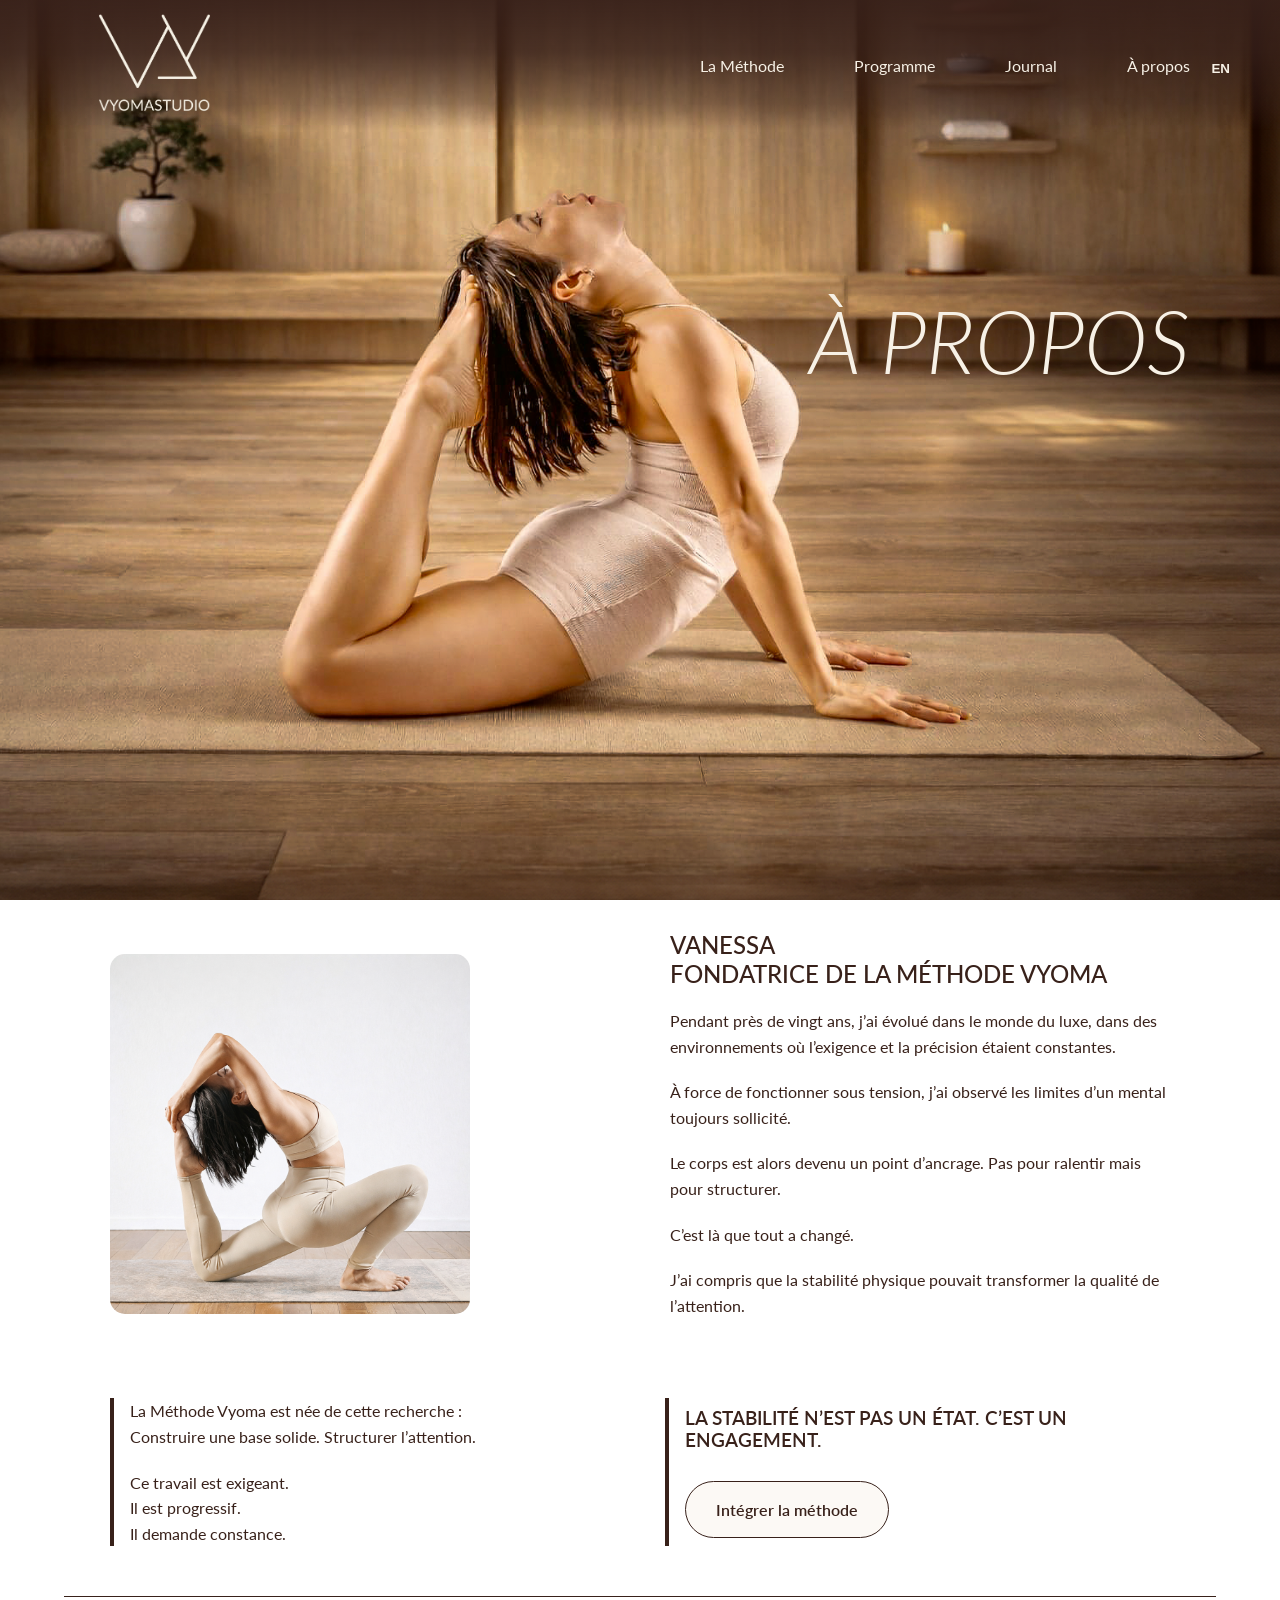
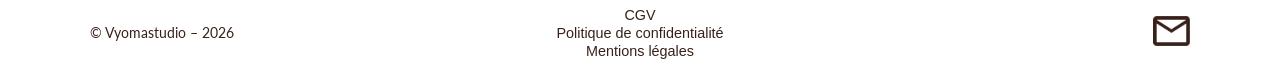
<file: a-propos.html>
<!DOCTYPE html>
<html lang="fr">
<head>
    <meta charset="UTF-8">
    <meta name="viewport" content="width=device-width, initial-scale=1.0">
    <title data-fr="À propos - Vyoma" data-en="About - Vyoma">À propos - Vyoma</title>
    <link rel="stylesheet" href="style.css">
    <link rel="stylesheet" href="a-propos.css">
</head>

<body>

<header>
    <div class="logo">
        <a href="index.html">
            <img src="assets/logo.png" alt="Logo Vyoma">
        </a>
    </div>

    <nav>
        <ul>
            <li><a href="la-methode-vyoma.html" data-fr="La Méthode" data-en="The Method">La Méthode</a></li>
            <li><a href="programme.html" data-fr="Programme" data-en="Program">Programme</a></li>
            <li><a href="journal.html" data-fr="Journal" data-en="Journal">Journal</a></li>
            <li><a href="a-propos.html" data-fr="À propos" data-en="About">À propos</a></li>
        </ul>
    </nav>

    <div class="burger">
        <span></span>
        <span></span>
        <span></span>
    </div>

    <button id="langToggle">EN</button>
</header>

<div class="header-gradient"></div>

<section class="hero">
    <img src="assets/acceuil-apropos.png" alt="À propos">

    <div class="hero-text hero-right">
        <h1 data-fr="À PROPOS" data-en="ABOUT">
            À PROPOS
        </h1>
    </div>
</section>

<main>

<section class="split-section">

    <div class="split-image">
        <img src="assets/image-a-propos.png" alt="Illustration">
    </div>

    <div class="split-text">

        <h2 data-fr="VANESSA<br>FONDATRICE DE LA MÉTHODE VYOMA"
            data-en="VANESSA<br>FOUNDER OF THE VYOMA METHOD">
            VANESSA<br>
            FONDATRICE DE LA MÉTHODE VYOMA
        </h2>

        <p data-fr="Pendant près de vingt ans, j’ai évolué dans le monde du luxe, dans des environnements où l’exigence et la précision étaient constantes."
            data-en="For nearly twenty years, I worked in the luxury industry, in environments where demand and precision were constant.">
            Pendant près de vingt ans, j’ai évolué dans le monde du luxe, 
            dans des environnements où l’exigence et la précision étaient constantes.
        </p>

        <p data-fr="À force de fonctionner sous tension, j’ai observé les limites d’un mental toujours sollicité."
            data-en="By constantly operating under pressure, I observed the limits of an over-stimulated mind.">
            À force de fonctionner sous tension, 
            j’ai observé les limites d’un mental toujours sollicité.
        </p>

        <p data-fr="Le corps est alors devenu un point d’ancrage. Pas pour ralentir mais pour structurer."
    data-en="The body then became an anchor. Not to slow down, but to structure.">
            Le corps est alors devenu un point d’ancrage. 
            Pas pour ralentir mais pour structurer.
        </p>

        <p data-fr="C’est là que tout a changé."
            data-en="That is where everything changed.">
            C’est là que tout a changé.
        </p>

        <p data-fr="J’ai compris que la stabilité physique pouvait transformer la qualité de l’attention."
            data-en="I understood that physical stability could transform the quality of attention.">
            J’ai compris que la stabilité physique 
            pouvait transformer la qualité de l’attention.
        </p>

    </div>

</section>

<section class="split-paragraphs">

    <div class="split-paragraph">

        <p class="text-top"
            data-fr="La Méthode Vyoma est née de cette recherche :<br>Construire une base solide. Structurer l’attention."
            data-en="The Vyoma Method was born from this research:<br>Build a solid foundation. Structure attention.">
            La Méthode Vyoma est née de cette recherche :<br>
            Construire une base solide. Structurer l’attention.
        </p>

        <p data-fr="Ce travail est exigeant.<br>Il est progressif.<br>Il demande constance."
            data-en="This work is demanding.<br>It is progressive.<br>It requires consistency.">
            Ce travail est exigeant.<br>
            Il est progressif.<br>
            Il demande constance.
        </p>

    </div>

    <div class="split-paragraph">

        <h3 data-fr="LA STABILITÉ N’EST PAS UN ÉTAT. C’EST UN ENGAGEMENT."
            data-en="STABILITY IS NOT A STATE. IT IS A COMMITMENT.">
            La stabilité n’est pas un état. C’est un engagement.
        </h3>

        <div class="btn-container">
            <a href="programme.html"
                class="btn-rounded"
                data-fr="Intégrer la méthode"
                data-en="Join the method">
                Intégrer la méthode
            </a>
        </div>

    </div>

</section>

</main>

<footer>

<div class="footer-container">

    <div class="footer-left">
        &copy; Vyomastudio – 2026
    </div>

    <div class="footer-center">
        <button data-type="cgv" data-fr="CGV" data-en="Terms">CGV</button>
        <button data-type="privacy" data-fr="Politique de confidentialité" data-en="Privacy Policy">Politique de confidentialité</button>
        <button data-type="legal" data-fr="Mentions légales" data-en="Legal Notice">Mentions légales</button>
    </div>

    <div class="footer-right">
        <a href="collaboration-evenements.html">
            <img src="assets/enveloppe.png" alt="Contact">
        </a>
    </div>

</div>

</footer>

<script src="langue.js" defer></script>

</body>
</html>
</file>
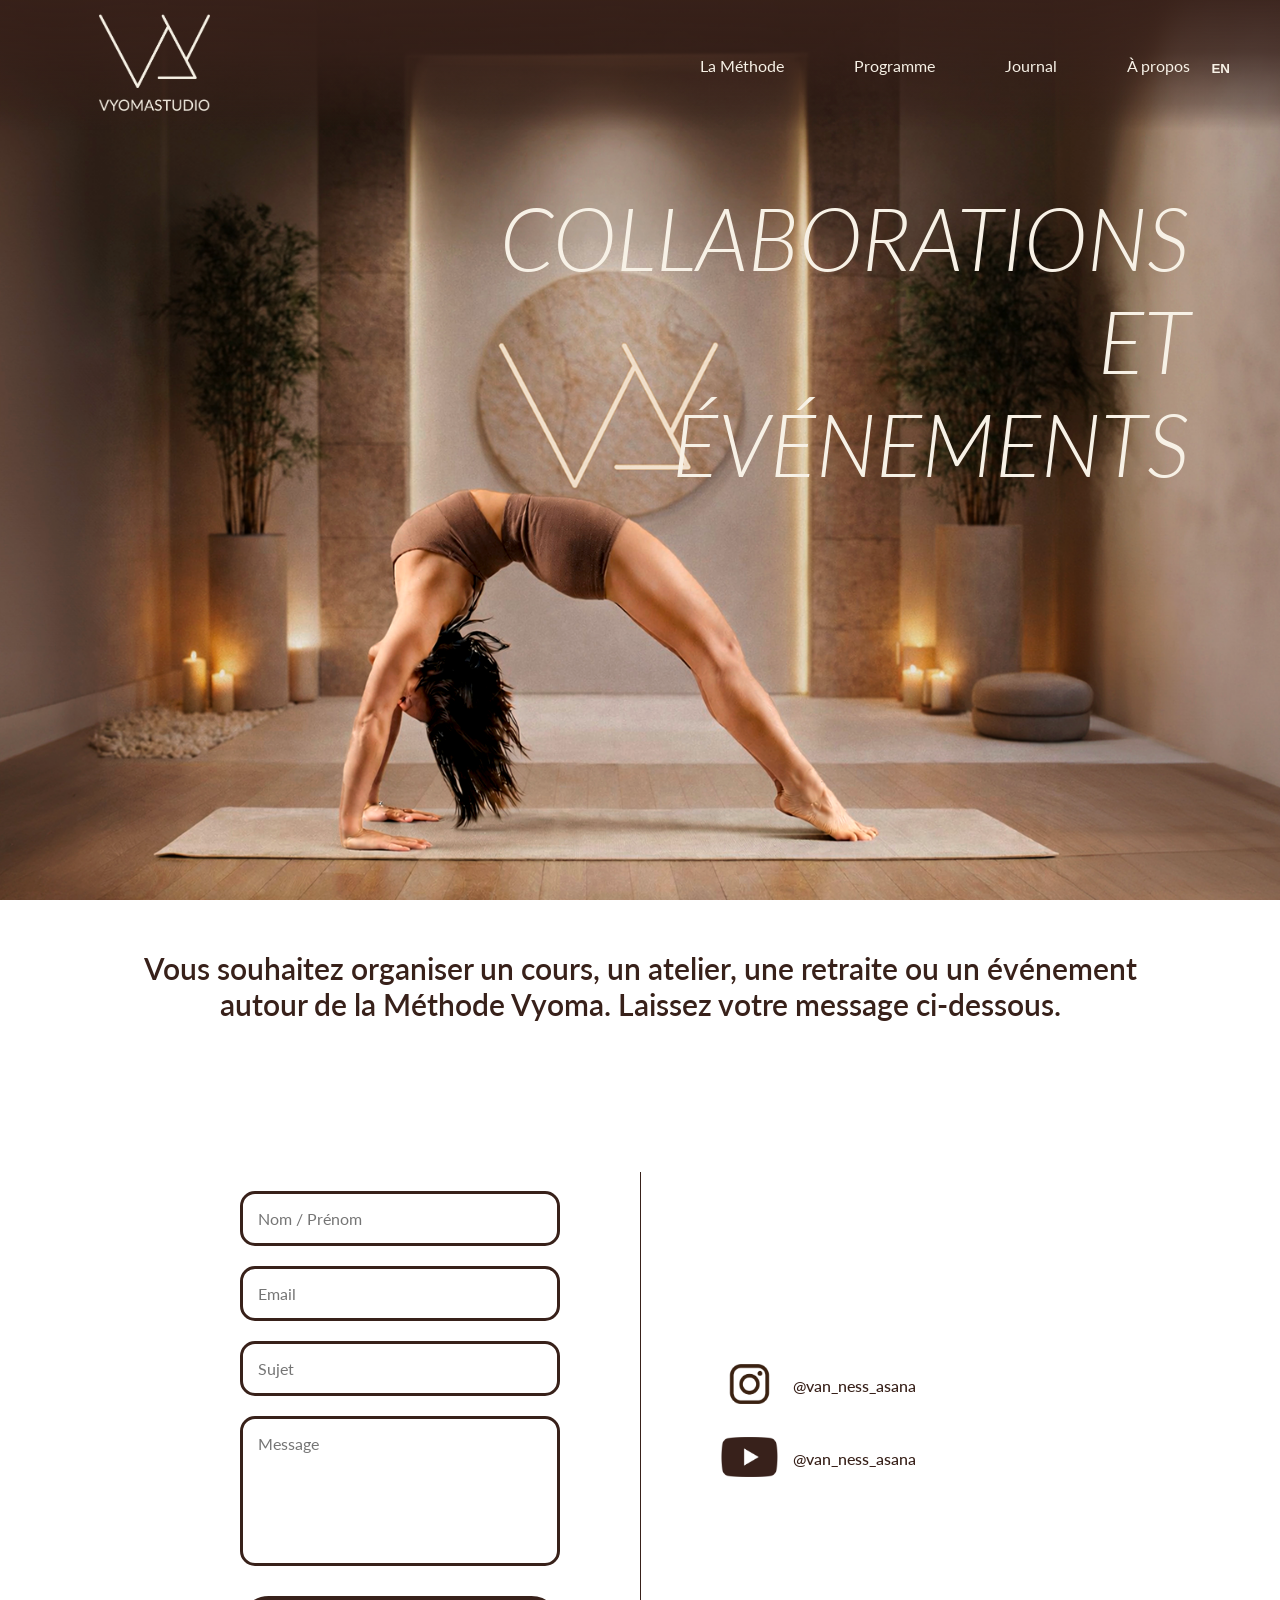
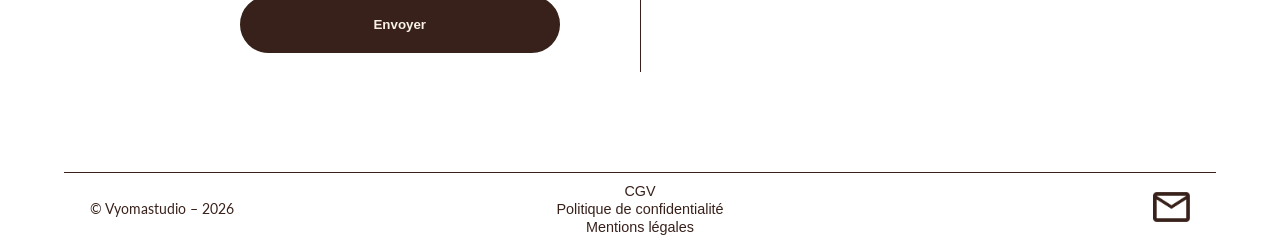
<file: collaboration-evenements.html>
<!DOCTYPE html>
<html lang="fr">
<head>
    <meta charset="UTF-8">
    <meta name="viewport" content="width=device-width, initial-scale=1.0">
    <title data-fr="Collaboration & Événements - Vyoma"
            data-en="Collaboration & Events - Vyoma">
        Collaboration & Événements - Vyoma
    </title>

    <link rel="stylesheet" href="style.css">
    <link rel="stylesheet" href="collaboration-evenements.css">
</head>

<body>

<header>

    <div class="logo">
        <a href="index.html">
            <img src="assets/logo.png" alt="Logo Vyoma">
        </a>
    </div>

    <nav>
        <ul>
            <li><a href="la-methode-vyoma.html" data-fr="La Méthode" data-en="The Method">La Méthode</a></li>
            <li><a href="programme.html" data-fr="Programme" data-en="Program">Programme</a></li>
            <li><a href="journal.html" data-fr="Journal" data-en="Journal">Journal</a></li>
            <li><a href="a-propos.html" data-fr="À propos" data-en="About">À propos</a></li>
        </ul>
    </nav>

    <div class="burger">
        <span></span>
        <span></span>
        <span></span>
    </div>

    <button id="langToggle">EN</button>

</header>

<div class="header-gradient"></div>

<section class="hero">

    <img src="assets/acceuil-collaboration.png" alt="Collaboration & Events">

    <div class="hero-text hero-right">

        <h1 data-fr="COLLABORATIONS<br>ET<br>ÉVÉNEMENTS"
            data-en="COLLABORATIONS<br>AND<br>EVENTS">
            COLLABORATIONS<br>ET<br>ÉVÉNEMENTS
        </h1>

    </div>

</section>

<main>

<section class="quote">

    <p data-fr="Vous souhaitez organiser un cours, un atelier, une retraite ou un événement autour de la Méthode Vyoma. Laissez votre message ci-dessous."
        data-en="You would like to organize a class, workshop, retreat or event around the Vyoma Method. Leave your message below.">
        Vous souhaitez organiser un cours, un atelier, une retraite ou<br>
        un événement autour de la Méthode Vyoma.<br>
        Laissez votre message ci-dessous.
    </p>

</section>

<section class="contact-section">

    <div class="contact-left">

        <form class="contact-form">

            <input type="text"
                    placeholder="Nom / Prénom"
                    data-fr-placeholder="Nom / Prénom"
                    data-en-placeholder="Full name">

            <input type="email"
                    placeholder="Email"
                    data-fr-placeholder="Email"
                    data-en-placeholder="Email">

            <input type="text"
                    placeholder="Sujet"
                    data-fr-placeholder="Sujet"
                    data-en-placeholder="Subject">

            <textarea
                    placeholder="Message"
                    data-fr-placeholder="Message"
                    data-en-placeholder="Message"></textarea>

            <button type="submit"
                    class="btn-rounded"
                    data-fr="Envoyer"
                    data-en="Send">
                Envoyer
            </button>

        </form>

    </div>

    <div class="contact-divider"></div>

    <div class="contact-right">

        <span>
            <a class="social-link">
                <img src="assets/logo-insta.png" alt="Instagram">
            </a>
            <p>@van_ness_asana</p>
        </span>

        <span>
            <a class="social-link">
                <img src="assets/logo-youtube.png" alt="YouTube">
            </a>
            <p>@van_ness_asana</p>
        </span>

    </div>

</section>

</main>

<footer>

<div class="footer-container">

    <div class="footer-left">
        &copy; Vyomastudio – 2026
    </div>

    <div class="footer-center">
        <button data-type="cgv" data-fr="CGV" data-en="Terms">CGV</button>
        <button data-type="privacy" data-fr="Politique de confidentialité" data-en="Privacy Policy">Politique de confidentialité</button>
        <button data-type="legal" data-fr="Mentions légales" data-en="Legal Notice">Mentions légales</button>
    </div>

    <div class="footer-right">
        <a href="collaboration-evenements.html">
            <img src="assets/enveloppe.png" alt="Contact">
        </a>
    </div>

</div>

</footer>

<script src="langue.js" defer></script>

</body>
</html>
</file>
<file: style.css>
@import url('https://fonts.googleapis.com/css2?family=Lato:wght@100;300;400;500;600;700&display=swap');

* {
    margin: 0;
    padding: 0;
    box-sizing: border-box;
}

body {
    font-family: 'Lato', sans-serif;
    color: #38211A;
    background-color: #fff;
}

/* ---------------- Main & Grille ---------------- */
main {
    padding: 0px 90px;
    background-color: #fff;
}

.content-grid {
    display: grid;
    grid-template-columns: repeat(auto-fit, minmax(200px, 1fr));
    gap: 20px;
}

.grid-item {
    background-color: #f5f5f5;
    padding: 20px;
    border-radius: 10px;
    text-align: center;
}

#langToggle {
    position: absolute;
    top: 52%;
    right: 50px;
    transform: translateY(-50%);
    
    background: none;
    text-decoration: none;
    border: none;
    color: #F7F1E6;
    font-weight: 600;
    transition: color 0.3s;
}

/* ---------------- Header ---------------- */
header {
    position: fixed;
    top: 0;
    left: 0;
    width: 100%;
    height: 130px;
    background: transparent;
    display: flex;
    justify-content: space-between;
    align-items: center;
    padding: 20px 90px;
    z-index: 1000;
}

header .logo img {
    height: 100px;
}

header nav ul {
    list-style: none;
    display: flex;
    gap: 70px;
}

header nav ul li a {
    text-decoration: none;
    color: #F7F1E6;
    font-weight: 400;
    transition: color 0.3s;
}

header nav ul li a:hover {
    color: #6c5b3c;
}

.burger {
    display: none;
    flex-direction: column;
    cursor: pointer;
    gap: 5px;
}

.burger span {
    width: 25px;
    height: 2px;
    background: #F7F1E6;
}

.header-gradient {
    position: fixed;
    top: 0;
    left: 0;
    width: 100%;
    height: 130px;
    background: linear-gradient(
        to bottom,
        rgba(56, 33, 26, 0.95) 0%,
        rgba(56, 33, 26, 0.8) 40%,
        rgba(56, 33, 26, 0.4) 80%,
        rgba(56, 33, 26, 0) 100%
    );
    z-index: 999;
}

/* ---------------- Hero ---------------- */
.hero {
    position: relative;
    width: 100%;
    height: 100vh;
    overflow: hidden;
}

.hero img {
    position: absolute;
    top: 0;
    left: 0;
    width: 100%;
    height: 100%;
    object-fit: cover;
    display: block;
}

.hero-text {
    position: absolute;
    top: 35%;
    transform: translateY(-50%);
    color: #F7F1E6;
    max-width: 950px;
}

.hero-left {
    left: 90px;
    text-align: left;
}

.hero-right {
    right: 90px;
    text-align: right;
}

.hero-text h1 {
    font-weight: 300;
    font-style: italic;
    font-size: 5.4rem;
    margin-top: 50px;
}

.hero-home h1 {
    font-weight: 500;
    font-style: normal;
    font-size: 4rem;
    margin-bottom: 30px;
    margin-top: 310px;
}
.hero-home h2 {
    font-weight: 400;
    font-size: 1.6rem;
    margin-bottom: 15px;
}

.hero-home p {
    font-weight: 300;
    font-size: 1.2rem;
    margin: 10px 0 20px 0;
}

.hero-home .nbp {
    font-weight: 300;
    font-size: 0.6rem;
    margin-bottom: 20px;
    margin-left: 15px;
}

.hero-points {
    list-style: none;
    margin-bottom: 20px;
}

.hero-points li {
    margin-bottom: 5px;
    font-weight: 300;
    font-style: italic;
}

.btn-rounded {
    display: inline-block;
    padding: 18px 30px;
    background-color: rgba(247, 241, 230, 0.4);
    color: #F7F1E6;
    text-decoration: none;
    border: 0.5px solid #F7F1E6;
    border-radius: 50px;
    font-weight: 600; /* semi-bold */
    transition: background 0.3s;
    margin-top: 10px;
}

.btn-rounded:hover {
    background-color: #F7F1E6;
    color: #38211A;
}

/* ---------------- Footer ---------------- */
footer {
    position: relative;
    padding: 20px 90px;
    background-color: #fff;
    color: #38211A;
    font-size: 0.9rem;
}

footer::before {
    content: "";
    position: absolute;
    top: 0;
    left: 5%;
    width: 90%;
    height: 1px;
    background-color: #38211A;
}

footer .footer-container {
    display: flex;
    align-items: center;
    justify-content: space-between; /* gauche / droite */
    position: relative;
}

.footer-left {
    font-weight: 400;
}

.footer-center {
    position: absolute;
    left: 50%;
    transform: translateX(-50%);
    
    display: flex;
    flex-direction: column;
    align-items: center;
    gap: 2px;
}

.footer-center button {
    background: none;
    border: none;
    color: #38211A;
    font-weight: 300;
    cursor: pointer;
    text-decoration: none;
    font-size: 0.9rem;
}

.footer-right img {
    height: 30px;
    cursor: pointer;
}





@media (max-width: 900px) {

    header {
        height: 75px; /* plus fin */
        padding: 10px 20px;
    }

    header .logo img {
        height: 55px;
    }

    header nav {
        position: fixed;
        top: 0;
        right: -100%;
        width: 70%;
        height: 100vh;
        background-color: #38211A;
        display: flex;
        justify-content: center;
        align-items: center;
        transition: right 0.3s ease;
    }

    header nav ul {
        flex-direction: column;
        gap: 30px;
    }

    header nav.active {
        right: 0;
    }

    .header-gradient {
        height: 100px;
    }

    /* Burger visible */
    .burger {
        display: flex;
        position: absolute;
        right: 20px;
        top: 50%;
        transform: translateY(-50%);
        z-index: 1001;
    }

    /* Langue à gauche du burger */
    #langToggle {
        left: auto;
        right: 70px;
        top: 50%;
        transform: translateY(-50%);
        font-size: 0.9rem;
    }

    .hero {
        height: 37vh;
        margin: 0;
    }

    .hero img {
        width: 130%;
        height: auto;
        object-fit: initial;
    }

    .hero-left,
    .hero-right {
        left: 20px !important;
        right: 20px !important;
    }

    .hero-text {
        max-width: 90%;
    }


    .hero-text h1 {
        font-size: 2rem;
        line-height: 1.2;
    }

    .hero-home h1 {
        font-size: 1.3rem;
        margin-top: 150px;
        margin-bottom: 20px;
    }

    .hero-home h2 {
        font-size: 0.5rem;
        line-height: 0px;
    }

    .hero-home p {
        font-size: 0.5rem;
        margin: 10px 0 10px 0;
    }

    .hero-home .nbp {
        font-size: 0.3rem;
        margin: 5px 0 10px 12px;
    }

    .btn-rounded {
        font-size: 0.5rem;
        padding: 9px 18px;
        margin-top: 5px;
    }

    main {
        padding: 0 20px;
    }


    footer {
        padding: 15px 20px;
        font-size: 0.6rem;
    }

    .footer-right img {
        height: 20px;
    }

    .footer-center button {
        font-size: 0.6rem;
        line-height: 12px;
    }

}
</file>
<file: a-propos.css>
.split-section {
    display: flex;
    align-items: center;
    justify-content: center;
    gap: 200px;
    padding: 30px 20px 10px 20px;
    max-width: 1200px;
    margin: 0 auto;
}

/* Image */
.split-image img {
    width: 100%;
    max-width: 500px;
    display: block;
    border-radius: 15px;
}

/* Texte */
.split-text {
    max-width: 500px;
}

.split-text h2 {
    font-weight: 500;
    margin-bottom: 20px;
}

.split-text h3 {
    font-weight: 300;
    font-style: italic;
    margin-bottom: 20px;
}

.split-text p {
    margin-bottom: 20px;
    line-height: 1.6;
}

.split-paragraphs {
    display: flex;
    justify-content: space-between;
    gap: 50px;
    max-width: 1200px;
    margin: 50px auto;
    padding: 0 20px;
}

.split-paragraphs .split-paragraph {
    flex: 1;
    display: flex;
    flex-direction: column;  /* empile titre + paragraphe verticalement */
    justify-content: center; /* centre verticalement le texte par rapport à la hauteur de la section */
    position: relative;
    padding-left: 20px; /* espace pour le trait */
}

.split-paragraphs .split-paragraph::before {
    content: "";
    position: absolute;
    left: 0;
    top: 0;
    width: 4px;        /* largeur du trait */
    height: 100%;      /* prend la hauteur du bloc */
    background-color: #38211A;
}

.split-paragraphs h3 {
    margin: 0 0 20px 0;
    font-weight: 600;
}

.split-paragraphs p {
    margin: 0;
    line-height: 1.6;

}

.split-paragraphs .text-top {
    margin-bottom: 20px;
}

.btn-container a {
    color: #38211A;
    border: 0.5px solid #38211A;
}

@media (max-width: 600px) {

    .split-paragraphs {
        flex-direction: column;
        gap: 30px;
    }

    .quote {
        padding: 10px 5px;
        max-width: 1000px;
        margin: 0 auto;
    }

    .quote p {
        font-size: 1.1rem;
        margin-bottom: 20px;
    }

    .banner {
        display: flex;
        flex-direction: column;
        align-items: center;
        margin-top: 5px;
        background-color: #F7F1E6;
        padding: 15px 0 5px 0;
    }

    .banner img {
        display: none;
    }

    .banner h1 {
        display: block;
        position: relative;
    }

    .banner-methode {
        position: static;
        transform: none;
        width: 100%;
        max-width: 1000px;
        margin: 0 auto;
        display: flex;
        flex-direction: column;
        align-items: center;
        text-align: center;
        gap: 10px;
        font-size: 1.1rem;
        padding-top: 20px;
    }

    .banner-texts span p {
        margin-bottom: 5px;
        margin-top: 5px;
    }

    .split-section {
        display: flex;
        flex-direction: column;
        align-items: center;
        justify-content: center;
        gap: 30px;
        padding: 0px 20px 20px 20px;
    }

    .btn-container .btn-rounded {
        font-size: 1rem;
        padding: 18px 30px;
    }
}
</file>
<file: collaboration-evenements.css>
.quote {
    text-align: center;
    padding: 50px 10px 50px 10px;
    max-width: 1500px;
    margin: 0 auto;
}

.quote p {
    font-style: normal;
    font-size: 1.9rem;
    font-weight: 600;
}

.btn-rounded {
    background-color: #38211A;
    color: #F7F1E6;
    border: 3px solid #38211A;
}

.btn-rounded:hover {
    background-color: #F7F1E6;
    color: #38211A;
    border: 3px solid #38211A;
}

.contact-section {
    display: flex;
    align-items: center;
    justify-content: center;
    padding: 100px 150px;
    gap: 80px;
}

/* FORMULAIRE */
.contact-left {
    flex: 1;
}

.contact-form {
    display: flex;
    flex-direction: column;
    gap: 20px;
}

.contact-form input,
.contact-form textarea {
    width: 100%;
    padding: 15px;
    border: 3px solid #38211A;
    background: transparent;
    color: #38211A;
    font-family: 'Lato', sans-serif;
    font-size: 16px;
    border-radius: 15px;
}

.contact-form textarea {
    height: 150px; /* plus grand pour le message */
    resize: none;
}

/* LIGNE DE SÉPARATION */
.contact-divider {
    width: 1px;
    height: 500px;
    background: #38211A;
}

/* RÉSEAUX */
.contact-right {
    flex: 1;
    display: flex;
    flex-direction: column; /* empile les spans */
    gap: 30px;
}

.contact-right span {
    display: flex;
    align-items: center; /* aligne verticalement logo + texte */
    gap: 15px;
    text-align: center;
    font-weight: 500;
}

.contact-right p {
    margin: 0;
}

.social-link img {
    width: auto;
    height: 40px;
    transition: transform 0.3s;
}

.social-link:hover img {
    transform: scale(1.04);
}

@media (max-width: 600px) {

    .quote {
        padding: 10px 10px 30px 10px;
    }

    .quote p {
        font-size: 1rem;
    }

    .contact-section {
        display: flex;
        flex-direction: column;
        align-items: center;
        justify-content: center;
        gap: 30px;
        padding: 0px 10px 20px 10px;
    }

    .contact-divider {
        display: none;
    }

    .contact-left {
        margin-bottom: 30px;
    }
}
</file>
